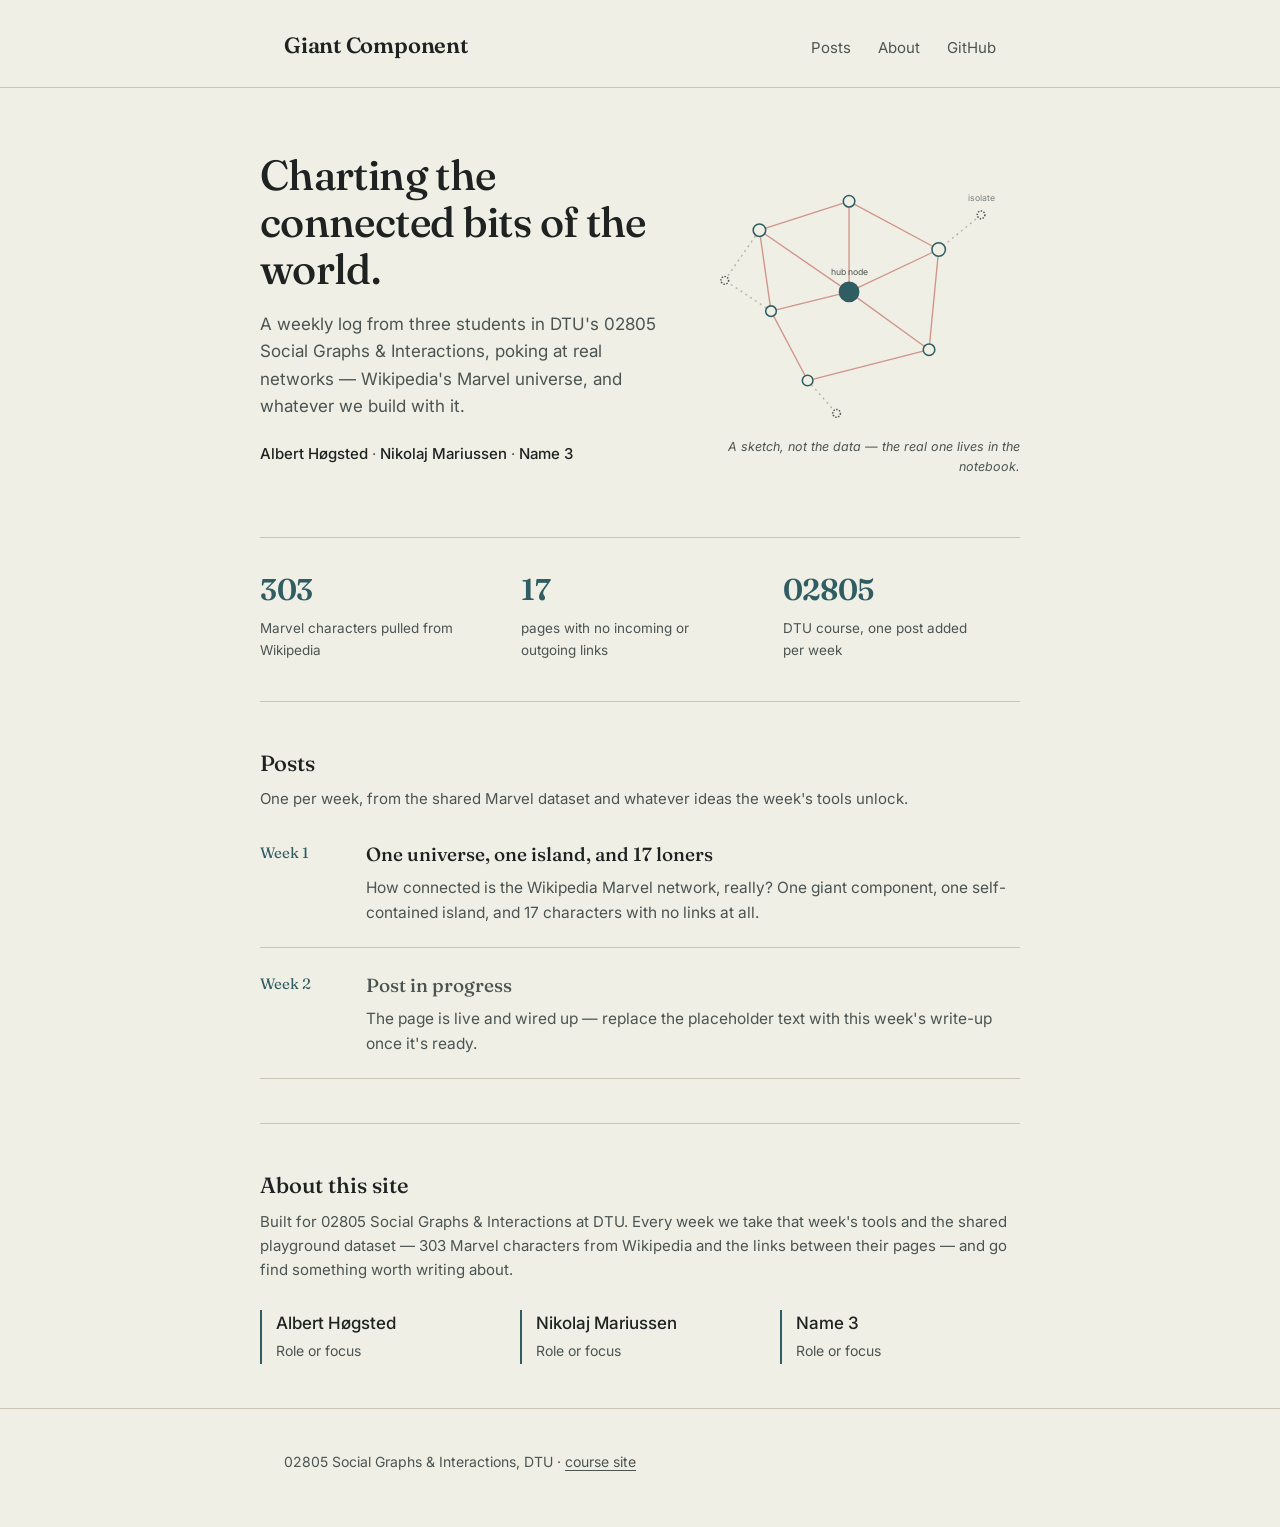
<file: index.html>
<!doctype html>
<html lang="en">
<head>
<meta charset="utf-8">
<meta name="viewport" content="width=device-width, initial-scale=1">
<title>Giant Component — 02805 Network Science</title>
<meta name="description" content="A course blog on networks, Wikipedia's Marvel universe, and whatever else we find along the way.">
<link rel="stylesheet" href="Social-Graphs-updated/giant-component-site/style.css">
</head>
<body>

<header class="site-header">
  <div class="wrap">
    <a class="site-title" href="index.html">Giant Component</a>
    <nav class="site-nav">
      <a href="#posts">Posts</a>
      <a href="#about">About</a>
      <a href="https://github.com/AliHoeg/Social-Graphs" target="_blank" rel="noopener">GitHub</a>
    </nav>
  </div>
</header>

<main>
  <section class="hero wrap">
    <div>
      <h1>Charting the connected bits of the world.</h1>
      <p class="tagline">A weekly log from three students in DTU's 02805 Social Graphs &amp; Interactions, poking at real networks — Wikipedia's Marvel universe, and whatever we build with it.</p>
      <p class="members"><strong>Albert Høgsted</strong> · <strong>Nikolaj Mariussen</strong> · <strong>Name 3</strong></p>
    </div>
    <div class="hero-graphic" aria-hidden="true">
      <svg viewBox="0 0 340 280" xmlns="http://www.w3.org/2000/svg">
        <line class="edge" x1="70" y1="76" x2="163" y2="46"/>
        <line class="edge" x1="70" y1="76" x2="82" y2="160"/>
        <line class="edge" x1="70" y1="76" x2="163" y2="140"/>
        <line class="edge" x1="163" y1="46" x2="163" y2="140"/>
        <line class="edge" x1="163" y1="140" x2="82" y2="160"/>
        <line class="edge" x1="163" y1="140" x2="256" y2="96"/>
        <line class="edge" x1="163" y1="140" x2="246" y2="200"/>
        <line class="edge" x1="256" y1="96" x2="246" y2="200"/>
        <line class="edge" x1="82" y1="160" x2="120" y2="232"/>
        <line class="edge" x1="246" y1="200" x2="120" y2="232"/>
        <line class="edge" x1="163" y1="46" x2="256" y2="96"/>
        <line class="edge faint" x1="256" y1="96" x2="300" y2="60"/>
        <line class="edge faint" x1="82" y1="160" x2="34" y2="128"/>
        <line class="edge faint" x1="120" y1="232" x2="150" y2="266"/>
        <line class="edge faint" x1="34" y1="128" x2="70" y2="76"/>

        <circle class="node isolate" cx="300" cy="60" r="4"/>
        <circle class="node isolate" cx="150" cy="266" r="4"/>
        <circle class="node isolate" cx="34" cy="128" r="4"/>

        <circle class="node big" cx="163" cy="140" r="10"/>
        <circle class="node" cx="70" cy="76" r="6.5"/>
        <circle class="node" cx="163" cy="46" r="6"/>
        <circle class="node" cx="82" cy="160" r="5.5"/>
        <circle class="node" cx="256" cy="96" r="7"/>
        <circle class="node" cx="246" cy="200" r="6"/>
        <circle class="node" cx="120" cy="232" r="5.5"/>

        <text class="node-label" x="163" y="122">hub node</text>
        <text class="node-label faint" x="300" y="46">isolate</text>
      </svg>
      <p class="graphic-caption">A sketch, not the data — the real one lives in the notebook.</p>
    </div>
  </section>

  <section class="stats wrap">
    <div class="stat">
      <span class="stat-num">303</span>
      <span class="stat-label">Marvel characters pulled from Wikipedia</span>
    </div>
    <div class="stat">
      <span class="stat-num">17</span>
      <span class="stat-label">pages with no incoming or outgoing links</span>
    </div>
    <div class="stat">
      <span class="stat-num">02805</span>
      <span class="stat-label">DTU course, one post added per week</span>
    </div>
  </section>

  <section class="posts wrap" id="posts">
    <h2 class="section-heading">Posts</h2>
    <p class="section-sub">One per week, from the shared Marvel dataset and whatever ideas the week's tools unlock.</p>
    <ul class="post-list">
      <li>
        <span class="week-label">Week 1</span>
        <div>
          <h3><a href="Social-Graphs-updated/giant-component-site/posts/week1-bootstrap.html">One universe, one island, and 17 loners</a></h3>
          <p>How connected is the Wikipedia Marvel network, really? One giant component, one self-contained island, and 17 characters with no links at all.</p>
        </div>
      </li>
      <li class="placeholder">
        <span class="week-label">Week 2</span>
        <div>
          <h3><a href="Social-Graph-updated/giant-component-site/posts/week2-template.html">Post in progress</a></h3>
          <p>The page is live and wired up — replace the placeholder text with this week's write-up once it's ready.</p>
        </div>
      </li>
    </ul>
  </section>

  <section class="about wrap" id="about">
    <h2 class="section-heading">About this site</h2>
    <p class="section-sub">Built for 02805 Social Graphs &amp; Interactions at DTU. Every week we take that week's tools and the shared playground dataset — 303 Marvel characters from Wikipedia and the links between their pages — and go find something worth writing about.</p>
    <ul class="team">
      <li><span class="name">Albert Høgsted</span><span class="role">Role or focus</span></li>
      <li><span class="name">Nikolaj Mariussen</span><span class="role">Role or focus</span></li>
      <li><span class="name">Name 3</span><span class="role">Role or focus</span></li>
    </ul>
  </section>
</main>

<footer class="site-footer">
  <div class="wrap">
    <p>02805 Social Graphs &amp; Interactions, DTU · <a href="https://sunelehmann.com/socialgraphs2026-web/" target="_blank" rel="noopener">course site</a></p>
  </div>
</footer>

</body>
</html>
</file>
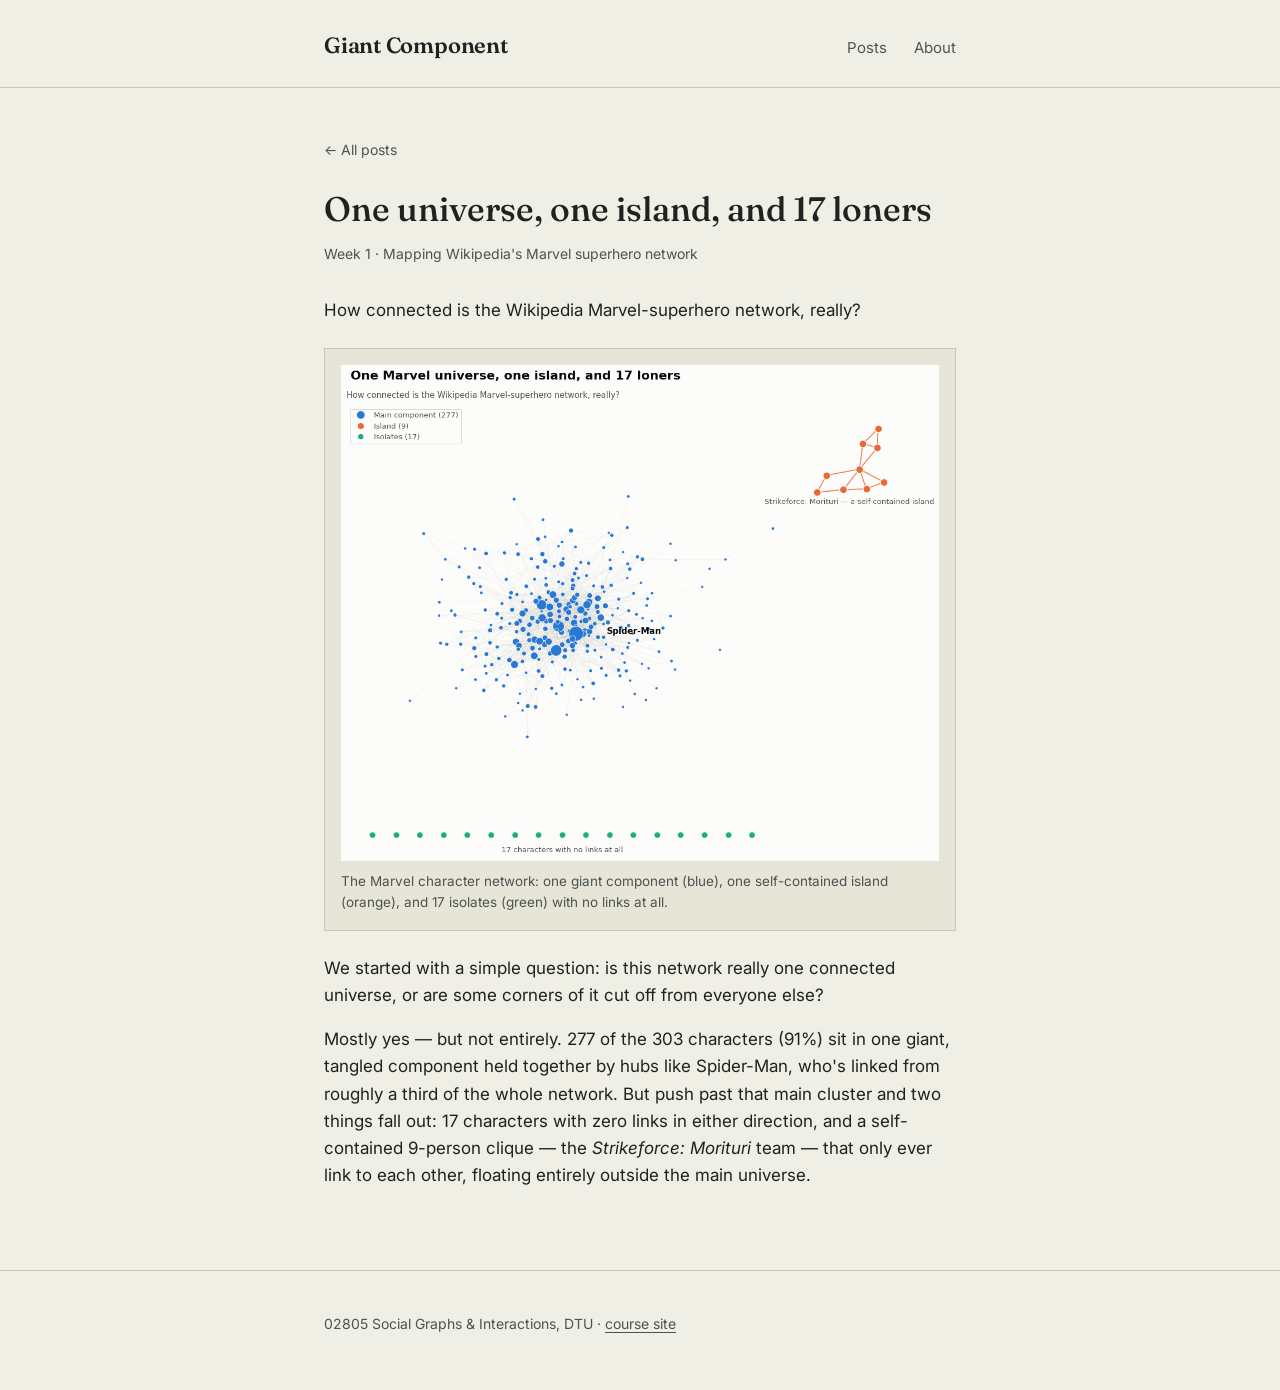
<file: Social-Graphs-updated/giant-component-site/posts/week1-bootstrap.html>
<!doctype html>
<html lang="en">
<head>
<meta charset="utf-8">
<meta name="viewport" content="width=device-width, initial-scale=1">
<title>Week 1: One universe, one island, and 17 loners — Giant Component</title>
<link rel="stylesheet" href="../style.css">
</head>
<body class="post-page">
<header class="site-header">
  <div class="wrap">
    <a class="site-title" href="../../index.html">Giant Component</a>
    <nav class="site-nav">
      <a href="../../index.html#posts">Posts</a>
      <a href="../../index.html#about">About</a>
    </nav>
  </div>
</header>
<main class="wrap">
  <article>
    <a class="back-link" href="../../index.html#posts">&larr; All posts</a>
    <h1>One universe, one island, and 17 loners</h1>
    <p class="post-meta">Week 1 · Mapping Wikipedia's Marvel superhero network</p>
    <p>How connected is the Wikipedia Marvel-superhero network, really?</p>
    <figure>
      <img src="assets/week1-network.png" alt="Network graph of the Marvel Wikipedia dataset, showing a 277-character main component clustered around hubs like Spider-Man, a 9-character Strikeforce: Morituri island off to the side, and 17 isolated characters with no links at all." style="width:100%; height:auto; display:block;">
      <figcaption>The Marvel character network: one giant component (blue), one self-contained island (orange), and 17 isolates (green) with no links at all.</figcaption>
    </figure>
    <p>We started with a simple question: is this network really one connected universe, or are some corners of it cut off from everyone else?</p>
    <p>Mostly yes — but not entirely. 277 of the 303 characters (91%) sit in one giant, tangled component held together by hubs like Spider-Man, who's linked from roughly a third of the whole network. But push past that main cluster and two things fall out: 17 characters with zero links in either direction, and a self-contained 9-person clique — the <em>Strikeforce: Morituri</em> team — that only ever link to each other, floating entirely outside the main universe.</p>
  </article>
</main>
<footer class="site-footer">
  <div class="wrap">
    <p>02805 Social Graphs &amp; Interactions, DTU · <a href="https://sunelehmann.com/socialgraphs2026-web/" target="_blank" rel="noopener">course site</a></p>
  </div>
</footer>
</body>
</html>
</file>
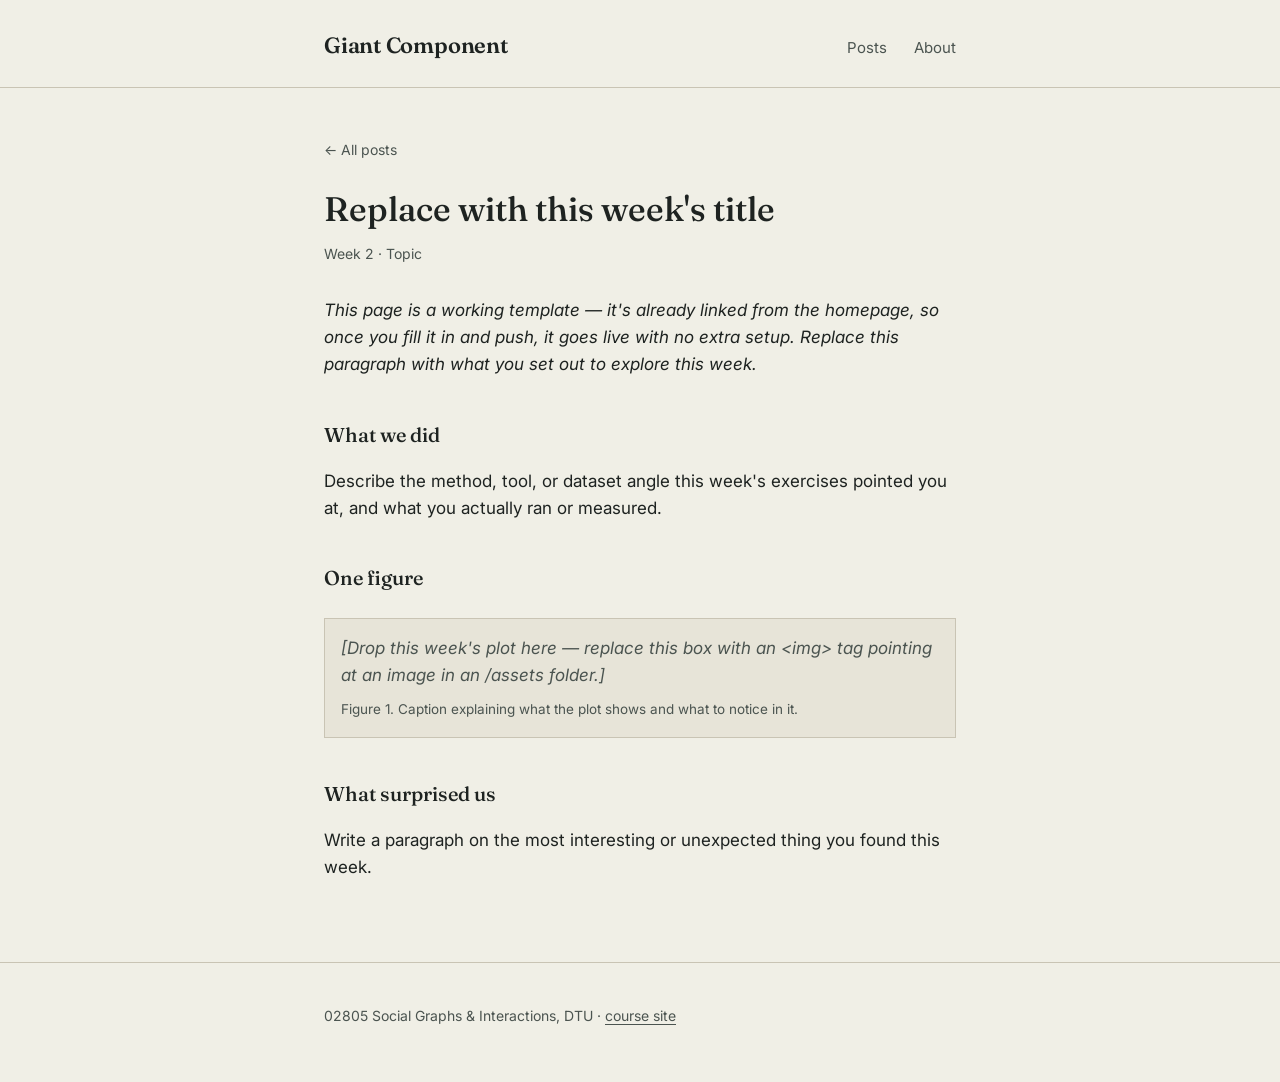
<file: Social-Graphs-updated/giant-component-site/posts/week2-template.html>
<!doctype html>
<html lang="en">
<head>
<meta charset="utf-8">
<meta name="viewport" content="width=device-width, initial-scale=1">
<title>Week 2 — Giant Component</title>
<link rel="stylesheet" href="../style.css">
</head>
<body class="post-page">

<header class="site-header">
  <div class="wrap">
    <a class="site-title" href="../../index.html">Giant Component</a>
    <nav class="site-nav">
      <a href="../../index.html#posts">Posts</a>
      <a href="../../index.html#about">About</a>
    </nav>
  </div>
</header>

<main class="wrap">
  <article>
    <a class="back-link" href="../../index.html#posts">&larr; All posts</a>
    <h1>Replace with this week's title</h1>
    <p class="post-meta">Week 2 · Topic</p>

    <p><em>This page is a working template — it's already linked from the homepage, so once you fill it in and push, it goes live with no extra setup. Replace this paragraph with what you set out to explore this week.</em></p>

    <h2>What we did</h2>
    <p>Describe the method, tool, or dataset angle this week's exercises pointed you at, and what you actually ran or measured.</p>

    <h2>One figure</h2>
    <figure>
      <p style="margin:0; color: var(--ink-soft); font-style: italic;">[Drop this week's plot here — replace this box with an &lt;img&gt; tag pointing at an image in an /assets folder.]</p>
      <figcaption>Figure 1. Caption explaining what the plot shows and what to notice in it.</figcaption>
    </figure>

    <h2>What surprised us</h2>
    <p>Write a paragraph on the most interesting or unexpected thing you found this week.</p>
  </article>
</main>

<footer class="site-footer">
  <div class="wrap">
    <p>02805 Social Graphs &amp; Interactions, DTU · <a href="https://sunelehmann.com/socialgraphs2026-web/" target="_blank" rel="noopener">course site</a></p>
  </div>
</footer>

</body>
</html>
</file>
<file: Social-Graphs-updated/giant-component-site/style.css>
@import url('https://fonts.googleapis.com/css2?family=Fraunces:opsz,wght@9..144,400;9..144,500;9..144,600&family=Inter:wght@400;500;600&display=swap');

:root {
  --paper: #F0EFE6;
  --ink: #1E2321;
  --ink-soft: #4B5450;
  --edge: #B54B3C;
  --node: #2F5D62;
  --hairline: #C9C4B4;
  --max-width: 760px;
}

* { box-sizing: border-box; }

html {
  scroll-behavior: smooth;
}

body {
  margin: 0;
  background: var(--paper);
  color: var(--ink);
  font-family: 'Inter', -apple-system, BlinkMacSystemFont, sans-serif;
  font-size: 17px;
  line-height: 1.6;
  -webkit-font-smoothing: antialiased;
}

a {
  color: var(--edge);
  text-decoration-thickness: 1px;
  text-underline-offset: 3px;
}
a:hover { color: var(--ink); }

.wrap {
  max-width: var(--max-width);
  margin: 0 auto;
  padding: 0 24px;
}

/* ---------- Header ---------- */

header.site-header {
  border-bottom: 1px solid var(--hairline);
}
.site-header .wrap {
  display: flex;
  align-items: baseline;
  justify-content: space-between;
  padding-top: 28px;
  padding-bottom: 24px;
  flex-wrap: wrap;
  gap: 12px;
}
.site-title {
  font-family: 'Fraunces', serif;
  font-weight: 600;
  font-size: 22px;
  letter-spacing: -0.01em;
  color: var(--ink);
  text-decoration: none;
}
.site-title:hover { color: var(--ink); }
nav.site-nav a {
  color: var(--ink-soft);
  text-decoration: none;
  margin-left: 22px;
  font-size: 15px;
}
nav.site-nav a:first-child { margin-left: 0; }
nav.site-nav a:hover { color: var(--edge); }

/* ---------- Hero ---------- */

.hero {
  padding: 64px 0 56px;
  display: grid;
  grid-template-columns: 1.1fr 0.9fr;
  gap: 32px;
  align-items: center;
}
@media (max-width: 640px) {
  .hero { grid-template-columns: 1fr; padding-top: 40px; }
}
.hero h1 {
  font-family: 'Fraunces', serif;
  font-weight: 500;
  font-size: 42px;
  line-height: 1.12;
  letter-spacing: -0.015em;
  margin: 0 0 18px;
}
.hero p.tagline {
  font-size: 17px;
  color: var(--ink-soft);
  max-width: 46ch;
  margin: 0;
}
.hero .members {
  margin-top: 22px;
  font-size: 15px;
  color: var(--ink-soft);
}
.hero .members strong { color: var(--ink); font-weight: 500; }

.hero-graphic svg { width: 100%; height: auto; display: block; }
.hero-graphic .edge {
  stroke: var(--edge);
  stroke-width: 1.4;
  opacity: 0.55;
}
.hero-graphic .edge.faint {
  stroke: var(--ink-soft);
  stroke-dasharray: 2 4;
  opacity: 0.4;
}
.hero-graphic .node {
  fill: var(--paper);
  stroke: var(--node);
  stroke-width: 1.6;
}
.hero-graphic .node.big {
  fill: var(--node);
}
.hero-graphic .node.isolate {
  stroke: var(--ink-soft);
  stroke-dasharray: 1.5 1.5;
  fill: var(--paper);
}
.hero-graphic .node-label {
  font-family: 'Inter', sans-serif;
  font-size: 9px;
  fill: var(--ink-soft);
  text-anchor: middle;
}
.hero-graphic .node-label.faint { fill: var(--ink-soft); opacity: 0.7; }
.hero-graphic .graphic-caption {
  margin: 10px 0 0;
  font-size: 12.5px;
  color: var(--ink-soft);
  font-style: italic;
  text-align: right;
}
.hero-graphic {
  animation: fade-in 900ms ease-out both;
}
@keyframes fade-in {
  from { opacity: 0; transform: translateY(6px); }
  to { opacity: 1; transform: translateY(0); }
}
@media (prefers-reduced-motion: reduce) {
  .hero-graphic { animation: none; }
}

/* ---------- Stats strip ---------- */

.stats {
  display: grid;
  grid-template-columns: repeat(3, 1fr);
  gap: 24px;
  padding: 28px 0 40px;
  border-top: 1px solid var(--hairline);
}
@media (max-width: 640px) {
  .stats { grid-template-columns: 1fr; gap: 18px; padding-top: 20px; }
}
.stat {
  display: flex;
  flex-direction: column;
  gap: 4px;
}
.stat-num {
  font-family: 'Fraunces', serif;
  font-weight: 600;
  font-size: 30px;
  color: var(--node);
  letter-spacing: -0.01em;
}
.stat-label {
  font-size: 13.5px;
  color: var(--ink-soft);
  max-width: 22ch;
}

/* ---------- Section headings ---------- */

.section-heading {
  font-family: 'Fraunces', serif;
  font-weight: 500;
  font-size: 22px;
  margin: 0 0 6px;
}
.section-sub {
  color: var(--ink-soft);
  font-size: 15px;
  margin: 0 0 28px;
}

section.posts, section.about {
  padding: 44px 0;
  border-top: 1px solid var(--hairline);
}

/* ---------- Post list ---------- */

.post-list {
  list-style: none;
  margin: 0;
  padding: 0;
}
.post-list li {
  padding: 22px 0;
  border-bottom: 1px solid var(--hairline);
  display: grid;
  grid-template-columns: 88px 1fr;
  gap: 18px;
}
.post-list li:first-child { padding-top: 0; }
.post-list .week-label {
  font-family: 'Fraunces', serif;
  font-size: 15px;
  color: var(--node);
  padding-top: 2px;
}
.post-list h3 {
  margin: 0 0 6px;
  font-family: 'Fraunces', serif;
  font-weight: 500;
  font-size: 19px;
}
.post-list h3 a { color: var(--ink); text-decoration: none; }
.post-list h3 a:hover { color: var(--edge); }
.post-list p {
  margin: 0;
  color: var(--ink-soft);
  font-size: 15.5px;
}
.post-list .placeholder h3 a { color: var(--ink-soft); pointer-events: none; }

/* ---------- About / team ---------- */

.team {
  list-style: none;
  padding: 0;
  margin: 0;
  display: grid;
  grid-template-columns: repeat(auto-fit, minmax(180px, 1fr));
  gap: 20px;
}
.team li {
  border-left: 2px solid var(--node);
  padding-left: 14px;
}
.team .name { font-weight: 500; display: block; }
.team .role { color: var(--ink-soft); font-size: 14px; }

/* ---------- Footer ---------- */

footer.site-footer {
  border-top: 1px solid var(--hairline);
  padding: 28px 0 40px;
  color: var(--ink-soft);
  font-size: 14px;
}
footer.site-footer a { color: var(--ink-soft); }
footer.site-footer a:hover { color: var(--edge); }

/* ---------- Post page ---------- */

.post-page .wrap { max-width: 680px; }
.post-page article { padding: 48px 0 64px; }
.back-link {
  display: inline-block;
  margin-bottom: 28px;
  font-size: 14px;
  color: var(--ink-soft);
  text-decoration: none;
}
.back-link:hover { color: var(--edge); }
.post-page h1 {
  font-family: 'Fraunces', serif;
  font-weight: 500;
  font-size: 34px;
  line-height: 1.15;
  margin: 0 0 8px;
}
.post-meta {
  color: var(--ink-soft);
  font-size: 14px;
  margin-bottom: 32px;
}
.post-page h2 {
  font-family: 'Fraunces', serif;
  font-weight: 500;
  font-size: 20px;
  margin-top: 40px;
}
.post-page figure {
  margin: 24px 0;
  padding: 16px;
  background: #E7E4D8;
  border: 1px solid var(--hairline);
}
.post-page figcaption {
  font-size: 13.5px;
  color: var(--ink-soft);
  margin-top: 10px;
}
</file>
